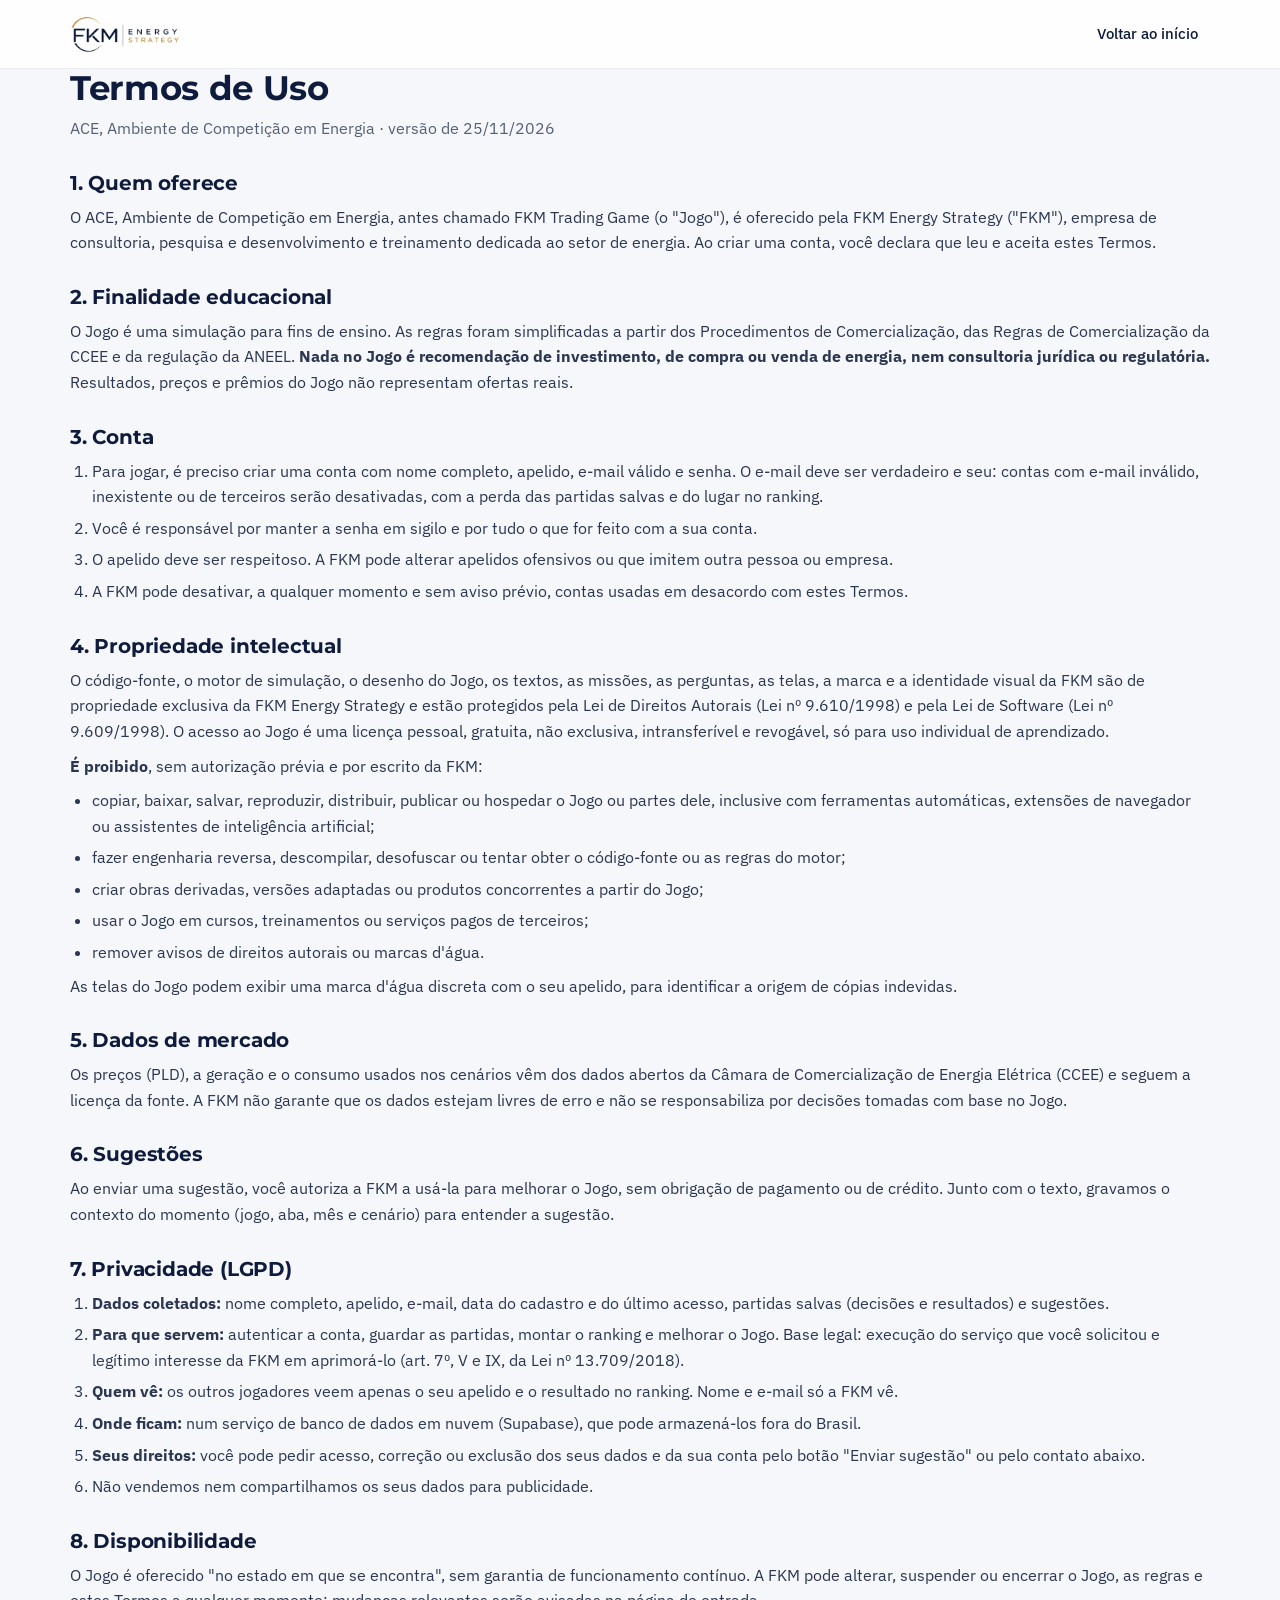
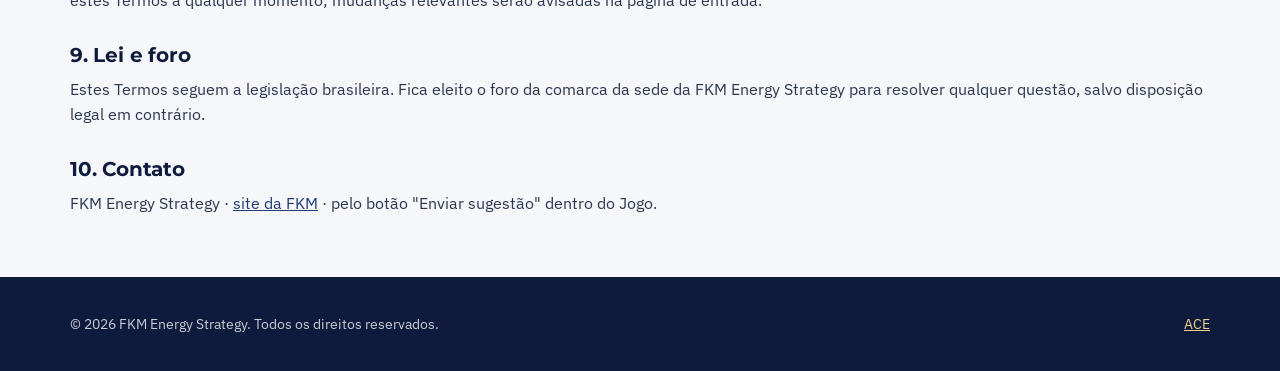
<file: termos.html>
<!doctype html>
<html lang="pt-BR">
<head>
<meta charset="utf-8">
<meta name="viewport" content="width=device-width, initial-scale=1">
<title>Termos de Uso · ACE</title>
<link rel="icon" href="img/favicon.png">
<link rel="stylesheet" href="https://fonts.googleapis.com/css2?family=Montserrat:wght@700;800&family=IBM+Plex+Sans:wght@400;500;600&display=swap">
<link rel="stylesheet" href="ui/fkm.css">
<style>
main { max-width: 820px; padding-top: 40px; }
h1 { font-size: 34px; margin-bottom: 8px; }
h2 { font-size: 20px; margin: 30px 0 10px; }
main p, main li { color: #2b3650; } main p + p { margin-top: 10px; }
main ol, main ul { padding-left: 22px; display: grid; gap: 6px; margin: 8px 0; }
</style>
</head>
<body>
<header class="nav"><div class="limite"><a href="index.html"><img class="logo" src="img/fkm-logo.png" alt="FKM Energy Strategy"></a><nav><a class="lk" href="index.html">Voltar ao início</a></nav></div></header>
<main class="limite">
<h1>Termos de Uso</h1>
<p class="muted">ACE, Ambiente de Competição em Energia · versão de 25/11/2026</p>

<h2>1. Quem oferece</h2>
<p>O ACE, Ambiente de Competição em Energia, antes chamado FKM Trading Game (o "Jogo"), é oferecido pela FKM Energy Strategy ("FKM"), empresa de consultoria, pesquisa e desenvolvimento e treinamento dedicada ao setor de energia. Ao criar uma conta, você declara que leu e aceita estes Termos.</p>

<h2>2. Finalidade educacional</h2>
<p>O Jogo é uma simulação para fins de ensino. As regras foram simplificadas a partir dos Procedimentos de Comercialização, das Regras de Comercialização da CCEE e da regulação da ANEEL. <b>Nada no Jogo é recomendação de investimento, de compra ou venda de energia, nem consultoria jurídica ou regulatória.</b> Resultados, preços e prêmios do Jogo não representam ofertas reais.</p>

<h2>3. Conta</h2>
<ol>
<li>Para jogar, é preciso criar uma conta com nome completo, apelido, e-mail válido e senha. O e-mail deve ser verdadeiro e seu: contas com e-mail inválido, inexistente ou de terceiros serão desativadas, com a perda das partidas salvas e do lugar no ranking.</li>
<li>Você é responsável por manter a senha em sigilo e por tudo o que for feito com a sua conta.</li>
<li>O apelido deve ser respeitoso. A FKM pode alterar apelidos ofensivos ou que imitem outra pessoa ou empresa.</li>
<li>A FKM pode desativar, a qualquer momento e sem aviso prévio, contas usadas em desacordo com estes Termos.</li>
</ol>

<h2>4. Propriedade intelectual</h2>
<p>O código-fonte, o motor de simulação, o desenho do Jogo, os textos, as missões, as perguntas, as telas, a marca e a identidade visual da FKM são de propriedade exclusiva da FKM Energy Strategy e estão protegidos pela Lei de Direitos Autorais (Lei nº 9.610/1998) e pela Lei de Software (Lei nº 9.609/1998). O acesso ao Jogo é uma licença pessoal, gratuita, não exclusiva, intransferível e revogável, só para uso individual de aprendizado.</p>
<p><b>É proibido</b>, sem autorização prévia e por escrito da FKM:</p>
<ul>
<li>copiar, baixar, salvar, reproduzir, distribuir, publicar ou hospedar o Jogo ou partes dele, inclusive com ferramentas automáticas, extensões de navegador ou assistentes de inteligência artificial;</li>
<li>fazer engenharia reversa, descompilar, desofuscar ou tentar obter o código-fonte ou as regras do motor;</li>
<li>criar obras derivadas, versões adaptadas ou produtos concorrentes a partir do Jogo;</li>
<li>usar o Jogo em cursos, treinamentos ou serviços pagos de terceiros;</li>
<li>remover avisos de direitos autorais ou marcas d'água.</li>
</ul>
<p>As telas do Jogo podem exibir uma marca d'água discreta com o seu apelido, para identificar a origem de cópias indevidas.</p>

<h2>5. Dados de mercado</h2>
<p>Os preços (PLD), a geração e o consumo usados nos cenários vêm dos dados abertos da Câmara de Comercialização de Energia Elétrica (CCEE) e seguem a licença da fonte. A FKM não garante que os dados estejam livres de erro e não se responsabiliza por decisões tomadas com base no Jogo.</p>

<h2>6. Sugestões</h2>
<p>Ao enviar uma sugestão, você autoriza a FKM a usá-la para melhorar o Jogo, sem obrigação de pagamento ou de crédito. Junto com o texto, gravamos o contexto do momento (jogo, aba, mês e cenário) para entender a sugestão.</p>

<h2>7. Privacidade (LGPD)</h2>
<ol>
<li><b>Dados coletados:</b> nome completo, apelido, e-mail, data do cadastro e do último acesso, partidas salvas (decisões e resultados) e sugestões.</li>
<li><b>Para que servem:</b> autenticar a conta, guardar as partidas, montar o ranking e melhorar o Jogo. Base legal: execução do serviço que você solicitou e legítimo interesse da FKM em aprimorá-lo (art. 7º, V e IX, da Lei nº 13.709/2018).</li>
<li><b>Quem vê:</b> os outros jogadores veem apenas o seu apelido e o resultado no ranking. Nome e e-mail só a FKM vê.</li>
<li><b>Onde ficam:</b> num serviço de banco de dados em nuvem (Supabase), que pode armazená-los fora do Brasil.</li>
<li><b>Seus direitos:</b> você pode pedir acesso, correção ou exclusão dos seus dados e da sua conta pelo botão "Enviar sugestão" ou pelo contato abaixo.</li>
<li>Não vendemos nem compartilhamos os seus dados para publicidade.</li>
</ol>

<h2>8. Disponibilidade</h2>
<p>O Jogo é oferecido "no estado em que se encontra", sem garantia de funcionamento contínuo. A FKM pode alterar, suspender ou encerrar o Jogo, as regras e estes Termos a qualquer momento; mudanças relevantes serão avisadas na página de entrada.</p>

<h2>9. Lei e foro</h2>
<p>Estes Termos seguem a legislação brasileira. Fica eleito o foro da comarca da sede da FKM Energy Strategy para resolver qualquer questão, salvo disposição legal em contrário.</p>

<h2>10. Contato</h2>
<p>FKM Energy Strategy · <a href="https://franklinkellymiguel-oss.github.io/subsidios-cde/">site da FKM</a> · pelo botão "Enviar sugestão" dentro do Jogo.</p>
</main>
<footer class="rodape"><div class="limite"><span>© 2026 FKM Energy Strategy. Todos os direitos reservados.</span><a href="index.html">ACE</a></div></footer>
</body>
</html>
</file>
<file: ui/fkm.css>
/* ACE — identidade da FKM Energy Strategy (azul-marinho e dourado do site da FKM), modernizada.
   Usado pela página central (index.html), pelo painel do administrador (admin.html) e pelos Termos de Uso. */
:root {
  --navy: #0e1b3c; --navy2: #16295a; --navy3: #213a78; --gold: #b8842a; --gold2: #d9a94e; --gold3: #f1d18f;
  --bg: #f6f7fa; --surface: #ffffff; --ink: #0e1b3c; --ink2: #566074; --line: #e3e6ec; --soft: #eef1f6;
  --ok: #1a7a44; --ruim: #b3261e; --okw: #dff1e6; --ruimw: #f9dedc;
  --display: "Montserrat", "Segoe UI", Arial, sans-serif; --text: "IBM Plex Sans", "Segoe UI", Roboto, Arial, sans-serif; --mono: "IBM Plex Mono", Consolas, monospace;
  --raio: 14px; --sombra: 0 18px 50px rgba(14, 27, 60, .14);
}
* { box-sizing: border-box; }
html { scroll-behavior: smooth; }
body { margin: 0; background: var(--bg); color: var(--ink); font: 16px/1.6 var(--text); -webkit-font-smoothing: antialiased; }
img { max-width: 100%; display: block; }
a { color: var(--navy3); }
h1, h2, h3 { font-family: var(--display); line-height: 1.15; margin: 0; letter-spacing: -.01em; }
p { margin: 0; }
.limite { max-width: 1180px; margin: 0 auto; padding: 0 max(20px, env(safe-area-inset-left)); }
.ouro { color: var(--gold2); }
/* navegação */
.nav { position: sticky; top: 0; z-index: 30; background: rgba(255, 255, 255, .86); backdrop-filter: blur(12px); border-bottom: 1px solid rgba(14, 27, 60, .08); }
.nav .limite { display: flex; align-items: center; justify-content: space-between; gap: 16px; min-height: 68px; }
.nav img.logo { height: 38px; width: auto; }
.nav nav { display: flex; align-items: center; gap: 6px; flex-wrap: wrap; justify-content: flex-end; }
.nav nav a.lk { text-decoration: none; color: var(--ink); font-weight: 500; padding: 8px 12px; border-radius: 8px; font-size: 15px; }
.nav nav a.lk:hover { background: var(--soft); }
/* botões */
.bt { display: inline-flex; align-items: center; justify-content: center; gap: 8px; border: 0; border-radius: 999px; padding: 12px 22px; font: 600 15px var(--text); cursor: pointer; text-decoration: none; transition: transform .15s, box-shadow .15s, background .15s; }
.bt:hover { transform: translateY(-1px); }
.bt.ouro { background: linear-gradient(135deg, var(--gold2), var(--gold)); color: #1b1203; box-shadow: 0 8px 24px rgba(184, 132, 42, .35); }
.bt.navy { background: var(--navy); color: #fff; }
.bt.claro { background: rgba(255, 255, 255, .1); color: #fff; border: 1px solid rgba(255, 255, 255, .35); }
.bt.contorno { background: transparent; color: var(--navy); border: 1.5px solid var(--navy); }
.bt.peq { padding: 7px 14px; font-size: 14px; }
.bt[hidden] { display: none; }
.bt:disabled { opacity: .5; cursor: not-allowed; transform: none; }
:focus-visible { outline: 3px solid var(--gold2); outline-offset: 2px; }
/* formulários */
.campo { display: flex; flex-direction: column; gap: 5px; font-size: 13px; font-weight: 500; color: var(--ink2); }
.campo input, .campo textarea, .campo select { font: 15px var(--text); color: var(--ink); background: #fff; border: 1.5px solid var(--line); border-radius: 10px; padding: 11px 13px; width: 100%; }
.campo input:focus, .campo textarea:focus { border-color: var(--gold2); outline: none; box-shadow: 0 0 0 3px rgba(217, 169, 78, .2); }
.check { display: flex; gap: 10px; align-items: flex-start; font-size: 14px; color: var(--ink2); }
.check input { margin-top: 4px; width: 17px; height: 17px; accent-color: var(--gold); }
.msg { padding: 11px 14px; border-radius: 10px; font-size: 14px; background: var(--soft); }
.msg.ok { background: var(--okw); color: var(--ok); } .msg.ruim { background: var(--ruimw); color: var(--ruim); }
.muted { color: var(--ink2); }
/* tabelas (admin) */
table { border-collapse: collapse; width: 100%; font-size: 14px; }
th, td { padding: 9px 10px; border-bottom: 1px solid var(--line); text-align: left; vertical-align: top; }
th { font-size: 12px; text-transform: uppercase; letter-spacing: .05em; color: var(--ink2); font-weight: 600; white-space: nowrap; }
td.d, th.d { text-align: right; } .num { font-family: var(--mono); font-variant-numeric: tabular-nums; white-space: nowrap; }
.rol { overflow-x: auto; }
.cartao { background: var(--surface); border: 1px solid var(--line); border-radius: var(--raio); padding: 22px; box-shadow: 0 2px 10px rgba(14, 27, 60, .04); }
.rodape { background: var(--navy); color: rgba(255, 255, 255, .78); padding: 36px 0; font-size: 14px; margin-top: 60px; }
.rodape a { color: var(--gold3); }
.rodape .limite { display: flex; flex-wrap: wrap; gap: 12px 30px; justify-content: space-between; align-items: center; }
</file>
